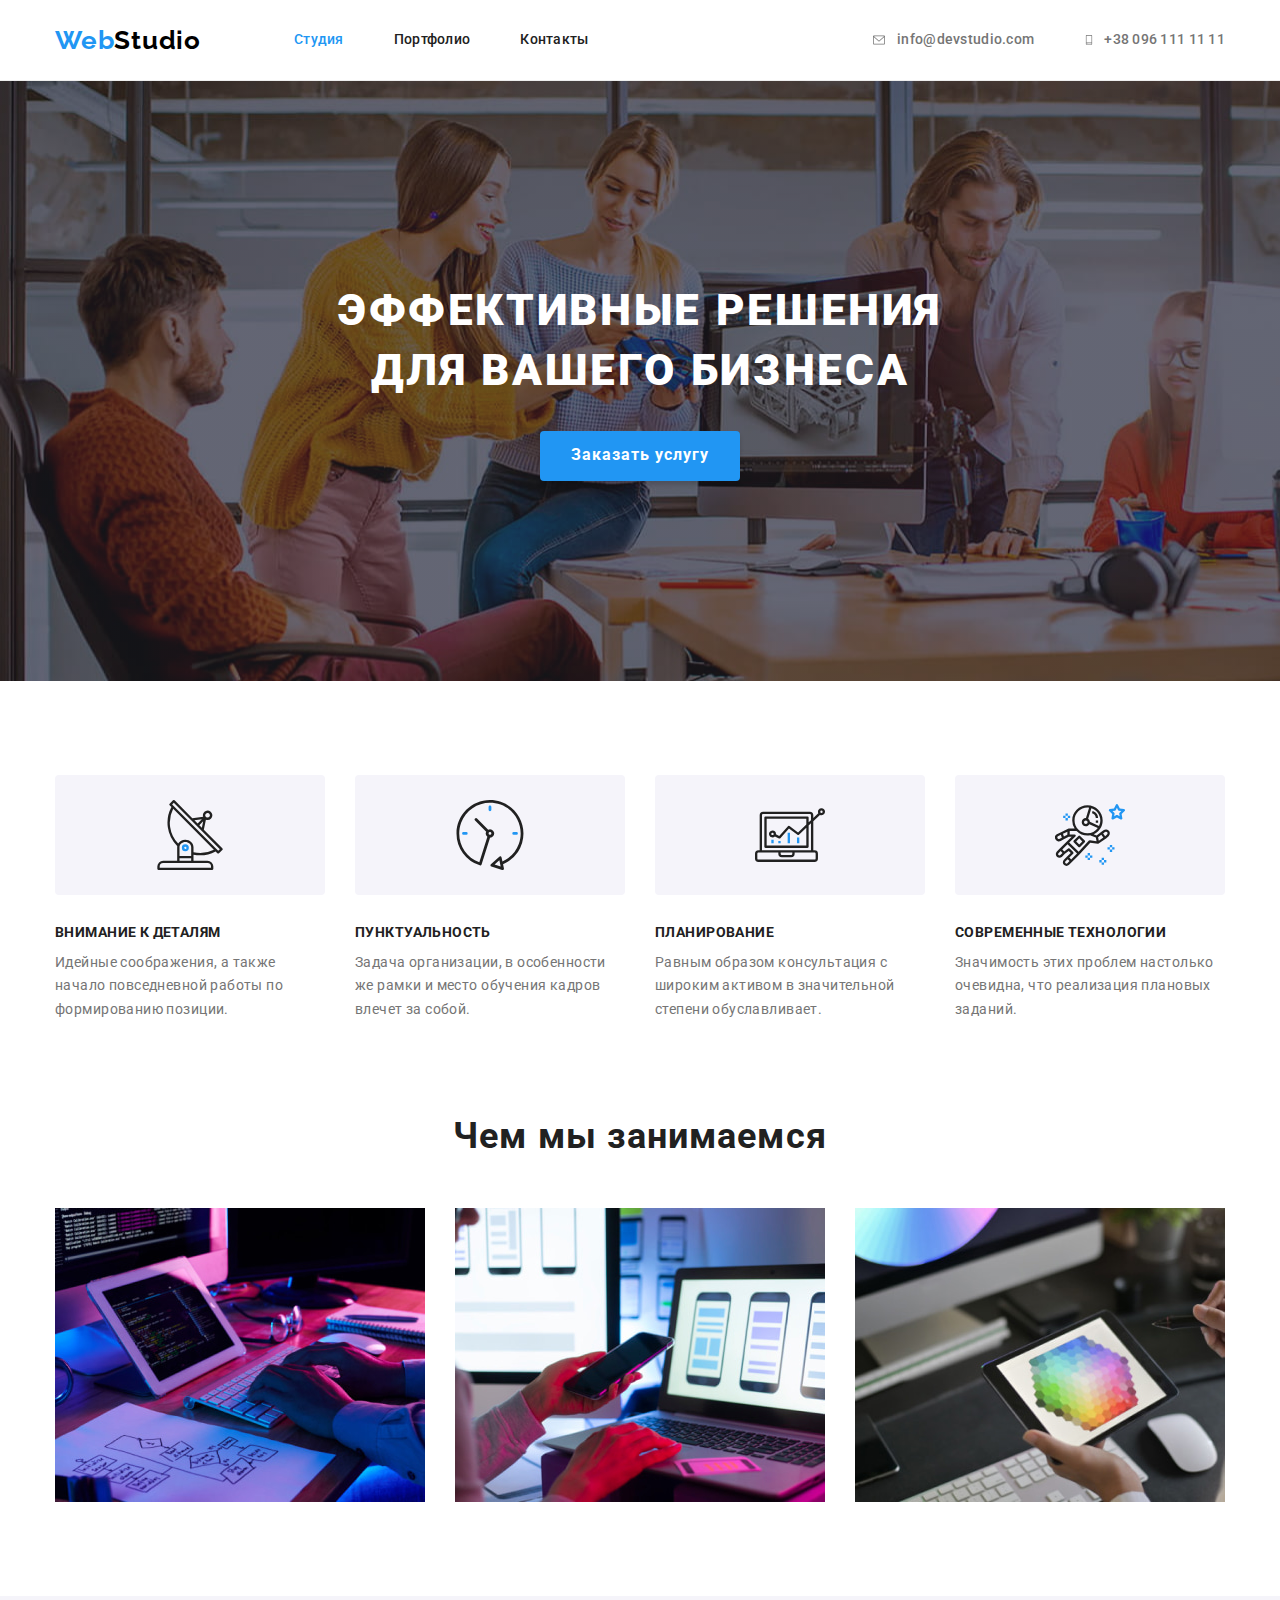
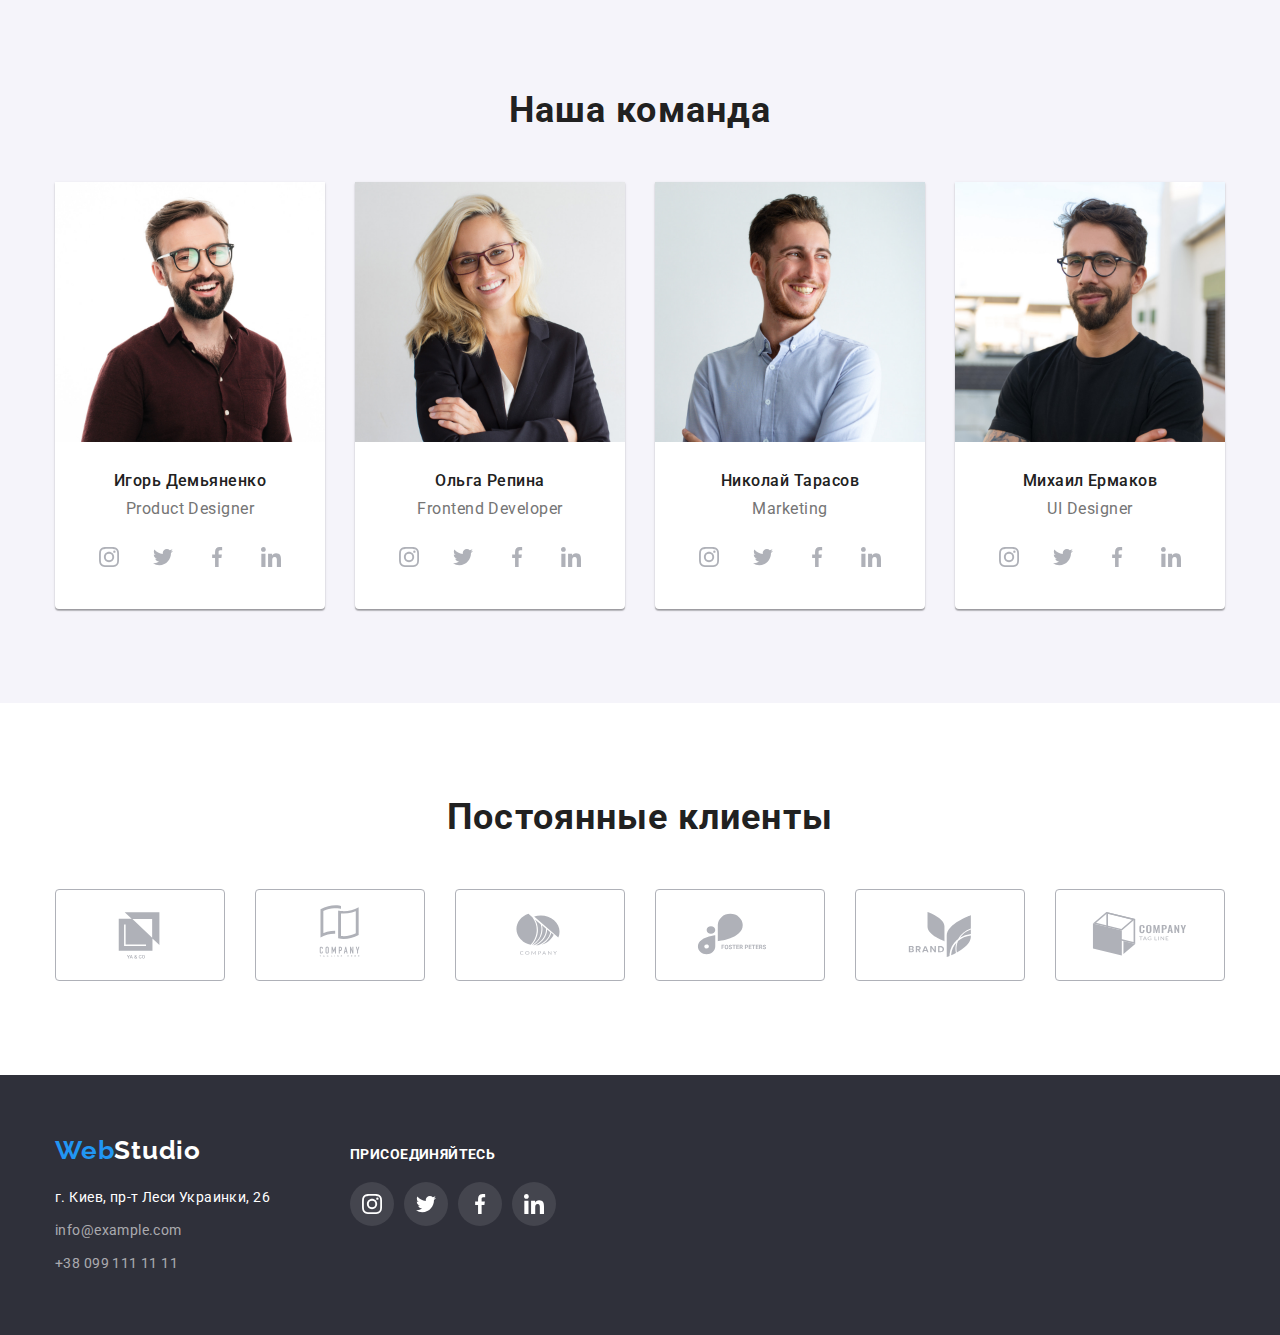
<file: index.html>
<!DOCTYPE html>
<html lang="ru">
  <head>
    <meta charset="UTF-8" />
    <meta http-equiv="X-UA-Compatible" content="IE=edge" />
    <meta name="viewport" content="width=device-width, initial-scale=1.0" />
    <title>Студия</title>
    <link
      href="https://fonts.googleapis.com/css2?family=Raleway:wght@700&family=Roboto:wght@400;500;700;900&display=swap"
      rel="stylesheet"
    />
    <link
      rel="stylesheet"
      href="https://cdn.jsdelivr.net/npm/modern-normalize@1.1.0/modern-normalize.min.css"
    />
    <link rel="stylesheet" href="./css/styles.css" />
  </head>
  <body>
    <!--Шапка сайта-->
    <header class="header">
      <div class="container nav-container">
        <nav class="header-nav">
          <a class="logo" href="./index.html"
            ><span class="logo-web">Web</span>Studio</a
          >
          <ul class="header-list">
            <li class="item">
              <a class="link current" href="./index.html">Студия</a>
            </li>
            <li class="item">
              <a class="link" href="./portfolio.html">Портфолио</a>
            </li>
            <li class="item">
              <a class="link" href="#contacts">Контакты</a>
            </li>
          </ul>
        </nav>
        <ul class="auth-nav-list">
          <li class="item">
            <a
              class="link-mail"
              href="mailto:info@devstudio.com"
              target="_blank"
              rel="noopener noreferrer"
              aria-label="иконка конверта"
            >
              <svg class="mail-icon" width="16" height="12">
                <use href="./images/icons.svg#icon-mail"></use></svg
              >info@devstudio.com</a
            >
          </li>
          <li class="item">
            <a
              class="link-tel"
              href="tel:+380961111111"
              target="_blank"
              rel="noopener noreferrer"
              aria-label="иконка телефона"
            >
              <svg class="tel-icon" width="10" height="16">
                <use href="./images/icons.svg#icon-tel"></use></svg
              >+38 096 111 11 11</a
            >
          </li>
        </ul>
      </div>
    </header>
    <!--Главный контент-->
    <main>
      <section class="hero-section">
        <div class="container">
          <h1 class="hero-title">
            эффективные решения<br />
            для вашего бизнеса
          </h1>
          <button type="button" class="button-hero">Заказать услугу</button>
        </div>
      </section>
      <!--Наши преймущества-->
      <section class="section-benefits">
        <div class="container benefits-item">
          <h2 class="visually-hidden">Список преймуществ</h2>
          <ul class="section-benefits-list">
            <li class="item">
              <div class="benefits-slide">
                <svg class="benefits-icon" width="70" height="70">
                  <use href="./images/icons.svg#icon-benefits-1"></use>
                </svg>
              </div>
              <h3 class="section-benefits-title">внимание к деталям</h3>
              <p class="section-benefits-text">
                Идейные соображения, а также начало повседневной работы по
                формированию позиции.
              </p>
            </li>
            <li class="item">
              <div class="benefits-slide">
                <svg class="benefits-icon" width="70" height="70">
                  <use href="./images/icons.svg#icon-benefits-2"></use>
                </svg>
              </div>
              <h3 class="section-benefits-title">пунктуальность</h3>
              <p class="section-benefits-text">
                Задача организации, в особенности же рамки и место обучения
                кадров влечет за собой.
              </p>
            </li>
            <li class="item">
              <div class="benefits-slide">
                <svg class="benefits-icon" width="70" height="70">
                  <use href="./images/icons.svg#icon-benefits-3"></use>
                </svg>
              </div>
              <h3 class="section-benefits-title">планирование</h3>
              <p class="section-benefits-text">
                Равным образом консультация с широким активом в значительной
                степени обуславливает.
              </p>
            </li>
            <li class="item">
              <div class="benefits-slide">
                <svg class="benefits-icon" width="70" height="70">
                  <use href="./images/icons.svg#icon-benefits-4"></use>
                </svg>
              </div>
              <h3 class="section-benefits-title">современные технологии</h3>
              <p class="section-benefits-text">
                Значимость этих проблем настолько очевидна, что реализация
                плановых заданий.
              </p>
            </li>
          </ul>
        </div>
      </section>
      <!--Чем мы занимаемся-->
      <section class="our-work-section">
        <div class="container">
          <h2 class="our-work-title">Чем мы занимаемся</h2>
          <ul class="our-work-list">
            <li class="item">
              <img
                src="./images/our-work-section/pic-1.jpg"
                alt="програмирует"
                width="370"
                height="294"
              />
            </li>
            <li class="item">
              <img
                src="./images/our-work-section/pic-2.jpg"
                alt="делает логотипы"
                width="370"
                height="294"
              />
            </li>
            <li class="item">
              <img
                src="./images/our-work-section/pic-3.jpg"
                alt="ретуширует"
                width="370"
                height="294"
              />
            </li>
          </ul>
        </div>
      </section>
      <!--Наша команда-->
      <section class="our-team-section">
        <div class="container">
          <h2 class="our-team">Наша команда</h2>
          <ul class="our-team-list">
            <li class="item">
              <img
                class="our-team-list-card"
                src="./images/our-team-section/product-designer.jpg"
                alt="портрет мужчины"
                width="270"
              />
              <div class="media-team">
                <h3 class="our-team-title">Игорь Демьяненко</h3>
                <p class="our-team-text">Product Designer</p>
                <ul class="team-icon-list">
                  <li class="icon-item">
                    <a
                      class="link-team-icon"
                      href=""
                      target="_blank"
                      rel="noopener noreferrer"
                      aria-label="иконка instagramm"
                    >
                      <svg class="icon-team" width="20" height="20">
                        <use href="./images/icons.svg#icon-insta-1"></use>
                      </svg>
                    </a>
                  </li>
                  <li class="icon-item">
                    <a
                      class="link-team-icon"
                      href=""
                      target="_blank"
                      rel="noopener noreferrer"
                      aria-label="иконка twitter"
                    >
                      <svg class="icon-team" width="20" height="20">
                        <use href="./images/icons.svg#icon-twitter-1"></use>
                      </svg>
                    </a>
                  </li>
                  <li class="icon-item">
                    <a
                      class="link-team-icon"
                      href=""
                      target="_blank"
                      rel="noopener noreferrer"
                      aria-label="иконка facebook"
                    >
                      <svg class="icon-team" width="20" height="20">
                        <use href="./images/icons.svg#icon-facebook-1"></use>
                      </svg>
                    </a>
                  </li>
                  <li class="icon-item">
                    <a
                      class="link-team-icon"
                      href=""
                      target="_blank"
                      rel="noopener noreferrer"
                      aria-label="иконка linkedin"
                    >
                      <svg class="icon-team" width="20" height="20">
                        <use href="./images/icons.svg#icon-linkedin-1"></use>
                      </svg>
                    </a>
                  </li>
                </ul>
              </div>
            </li>
            <li class="item">
              <img
                class="our-team-list-card"
                src="./images/our-team-section/front-end-developer.jpg"
                alt="портрет женщины в очках"
                width="270"
                height="260"
              />
              <div class="media-team">
                <h3 class="our-team-title">Ольга Репина</h3>
                <p class="our-team-text">Frontend Developer</p>
                <ul class="team-icon-list">
                  <li class="icon-item">
                    <a
                      class="link-team-icon"
                      href=""
                      target="_blank"
                      rel="noopener noreferrer"
                      aria-label="иконка instagramm"
                    >
                      <svg class="icon-team" width="20" height="20">
                        <use href="./images/icons.svg#icon-insta-1"></use>
                      </svg>
                    </a>
                  </li>
                  <li class="icon-item">
                    <a
                      class="link-team-icon"
                      href=""
                      target="_blank"
                      rel="noopener noreferrer"
                      aria-label="иконка twitter"
                    >
                      <svg class="icon-team" width="20" height="20">
                        <use href="./images/icons.svg#icon-twitter-1"></use>
                      </svg>
                    </a>
                  </li>
                  <li class="icon-item">
                    <a
                      class="link-team-icon"
                      href=""
                      target="_blank"
                      rel="noopener noreferrer"
                      aria-label="иконка facebook"
                    >
                      <svg class="icon-team" width="20" height="20">
                        <use href="./images/icons.svg#icon-facebook-1"></use>
                      </svg>
                    </a>
                  </li>
                  <li class="icon-item">
                    <a
                      class="link-team-icon"
                      href=""
                      target="_blank"
                      rel="noopener noreferrer"
                      aria-label="иконка linkedin"
                    >
                      <svg class="icon-team" width="20" height="20">
                        <use href="./images/icons.svg#icon-linkedin-1"></use>
                      </svg>
                    </a>
                  </li>
                </ul>
              </div>
            </li>
            <li class="item">
              <img
                class="our-team-list-card"
                src="./images/our-team-section/marketing.jpg"
                alt="портрет мужчины"
                width="270"
                height="260"
              />
              <div class="media-team">
                <h3 class="our-team-title">Николай Тарасов</h3>
                <p class="our-team-text">Marketing</p>
                <ul class="team-icon-list">
                  <li class="icon-item">
                    <a
                      class="link-team-icon"
                      href=""
                      target="_blank"
                      rel="noopener noreferrer"
                      aria-label="иконка instagramm"
                    >
                      <svg class="icon-team" width="20" height="20">
                        <use href="./images/icons.svg#icon-insta-1"></use>
                      </svg>
                    </a>
                  </li>
                  <li class="icon-item">
                    <a
                      class="link-team-icon"
                      href=""
                      target="_blank"
                      rel="noopener noreferrer"
                      aria-label="иконка twitter"
                    >
                      <svg class="icon-team" width="20" height="20">
                        <use href="./images/icons.svg#icon-twitter-1"></use>
                      </svg>
                    </a>
                  </li>
                  <li class="icon-item">
                    <a
                      class="link-team-icon"
                      href=""
                      target="_blank"
                      rel="noopener noreferrer"
                      aria-label="иконка facebook"
                    >
                      <svg class="icon-team" width="20" height="20">
                        <use href="./images/icons.svg#icon-facebook-1"></use>
                      </svg>
                    </a>
                  </li>
                  <li class="icon-item">
                    <a
                      class="link-team-icon"
                      href=""
                      target="_blank"
                      rel="noopener noreferrer"
                      aria-label="иконка linkedin"
                    >
                      <svg class="icon-team" width="20" height="20">
                        <use href="./images/icons.svg#icon-linkedin-1"></use>
                      </svg>
                    </a>
                  </li>
                </ul>
              </div>
            </li>
            <li class="item">
              <img
                class="our-team-list-card"
                src="./images/our-team-section/ui-designer.jpg"
                alt="портрет мужчины"
                width="270"
                height="260"
              />
              <div class="media-team">
                <h3 class="our-team-title">Михаил Ермаков</h3>
                <p class="our-team-text">UI Designer</p>
                <ul class="team-icon-list">
                  <li class="icon-item">
                    <a
                      class="link-team-icon"
                      href=""
                      target="_blank"
                      rel="noopener noreferrer"
                      aria-label="иконка instagramm"
                    >
                      <svg class="icon-team" width="20" height="20">
                        <use href="./images/icons.svg#icon-insta-1"></use>
                      </svg>
                    </a>
                  </li>
                  <li class="icon-item">
                    <a
                      class="link-team-icon"
                      href=""
                      target="_blank"
                      rel="noopener noreferrer"
                      aria-label="иконка twitter"
                    >
                      <svg class="icon-team" width="20" height="20">
                        <use href="./images/icons.svg#icon-twitter-1"></use>
                      </svg>
                    </a>
                  </li>
                  <li class="icon-item">
                    <a
                      class="link-team-icon"
                      href=""
                      target="_blank"
                      rel="noopener noreferrer"
                      aria-label="иконка facebook"
                    >
                      <svg class="icon-team" width="20" height="20">
                        <use href="./images/icons.svg#icon-facebook-1"></use>
                      </svg>
                    </a>
                  </li>
                  <li class="icon-item">
                    <a
                      class="link-team-icon"
                      href=""
                      target="_blank"
                      rel="noopener noreferrer"
                      aria-label="иконка linkedin"
                    >
                      <svg class="icon-team" width="20" height="20">
                        <use href="./images/icons.svg#icon-linkedin-1"></use>
                      </svg>
                    </a>
                  </li>
                </ul>
              </div>
            </li>
          </ul>
        </div>
      </section>
      <!--Наши клиенты-->
      <section class="clients-section">
        <div class="container">
          <h2 class="our-team">Постоянные клиенты</h2>
          <ul class="clients-list">
            <li class="item">
              <a
                class="clients-list-link"
                href=""
                target="_blank"
                rel="noopener noreferrer"
                aria-label="иконка компании"
              >
                <svg class="clients-logo" width="170" height="92">
                  <use href="./images/icons.svg#icon-client-1"></use>
                </svg>
              </a>
            </li>
            <li class="item">
              <a
                class="clients-list-link"
                href=""
                target="_blank"
                rel="noopener noreferrer"
                aria-label="иконка компании"
              >
                <svg class="clients-logo">
                  <use href="./images/icons.svg#icon-client-2"></use>
                </svg>
              </a>
            </li>
            <li class="item">
              <a
                class="clients-list-link"
                href=""
                target="_blank"
                rel="noopener noreferrer"
                aria-label="иконка компании"
              >
                <svg class="clients-logo">
                  <use href="./images/icons.svg#icon-client-3"></use>
                </svg>
              </a>
            </li>
            <li class="item">
              <a
                class="clients-list-link"
                href=""
                target="_blank"
                rel="noopener noreferrer"
                aria-label="иконка компании"
              >
                <svg class="clients-logo">
                  <use href="./images/icons.svg#icon-client-4"></use>
                </svg>
              </a>
            </li>
            <li class="item">
              <a
                class="clients-list-link"
                href=""
                target="_blank"
                rel="noopener noreferrer"
                aria-label="иконка компании"
              >
                <svg class="clients-logo">
                  <use href="./images/icons.svg#icon-client-5"></use>
                </svg>
              </a>
            </li>
            <li class="item">
              <a
                class="clients-list-link"
                href=""
                target="_blank"
                rel="noopener noreferrer"
                aria-label="иконка компании"
              >
                <svg class="clients-logo">
                  <use href="./images/icons.svg#icon-client-6"></use>
                </svg>
              </a>
            </li>
          </ul>
        </div>
      </section>
    </main>
    <!--Подвал-->
    <footer class="footer" id="contacts">
      <div class="container footer-web">
        <div class="footer-collums">
          <a href="./index.html" class="logo-footer"
            ><span class="logo-web">Web</span>Studio</a
          >
          <address class="adress-footer">
            <ul class="footer-list">
              <li class="item">
                <a class="footer-adress" href="#"
                  >г. Киев, пр-т Леси Украинки, 26</a
                >
              </li>
              <li class="item">
                <a class="footer-contacts" href="mailto:info@example.com"
                  >info@example.com</a
                >
              </li>
              <li class="item">
                <a class="footer-contacts" href="tel:+380991111111"
                  >+38 099 111 11 11</a
                >
              </li>
            </ul>
          </address>
        </div>
        <div>
          <h2 class="footer-invite">присоединяйтесь</h2>
          <ul class="footer-web">
            <li class="item">
              <a
                class="footer-icon-font"
                href=""
                target="_blank"
                rel="noopener noreferrer"
                aria-label="иконка instagramm"
              >
                <svg class="footer-icon" width="20" height="20">
                  <use href="./images/icons.svg#icon-insta-2"></use>
                </svg>
              </a>
            </li>
            <li class="item">
              <a
                class="footer-icon-font"
                href=""
                target="_blank"
                rel="noopener noreferrer"
                aria-label="иконка twitter"
              >
                <svg class="footer-icon" width="20" height="20">
                  <use href="./images/icons.svg#icon-twitter-2"></use>
                </svg>
              </a>
            </li>
            <li class="item">
              <a
                class="footer-icon-font"
                href=""
                target="_blank"
                rel="noopener noreferrer"
                aria-label="иконка facebook"
              >
                <svg class="footer-icon" width="20" height="20">
                  <use href="./images/icons.svg#icon-facebook-2"></use>
                </svg>
              </a>
            </li>
            <li class="item">
              <a
                class="footer-icon-font"
                href=""
                target="_blank"
                rel="noopener noreferrer"
                aria-label="иконка linkedin"
              >
                <svg class="footer-icon" width="20" height="20">
                  <use href="./images/icons.svg#icon-linkedin-2"></use>
                </svg>
              </a>
            </li>
          </ul>
        </div>
      </div>
    </footer>
  </body>
</html>
</file>
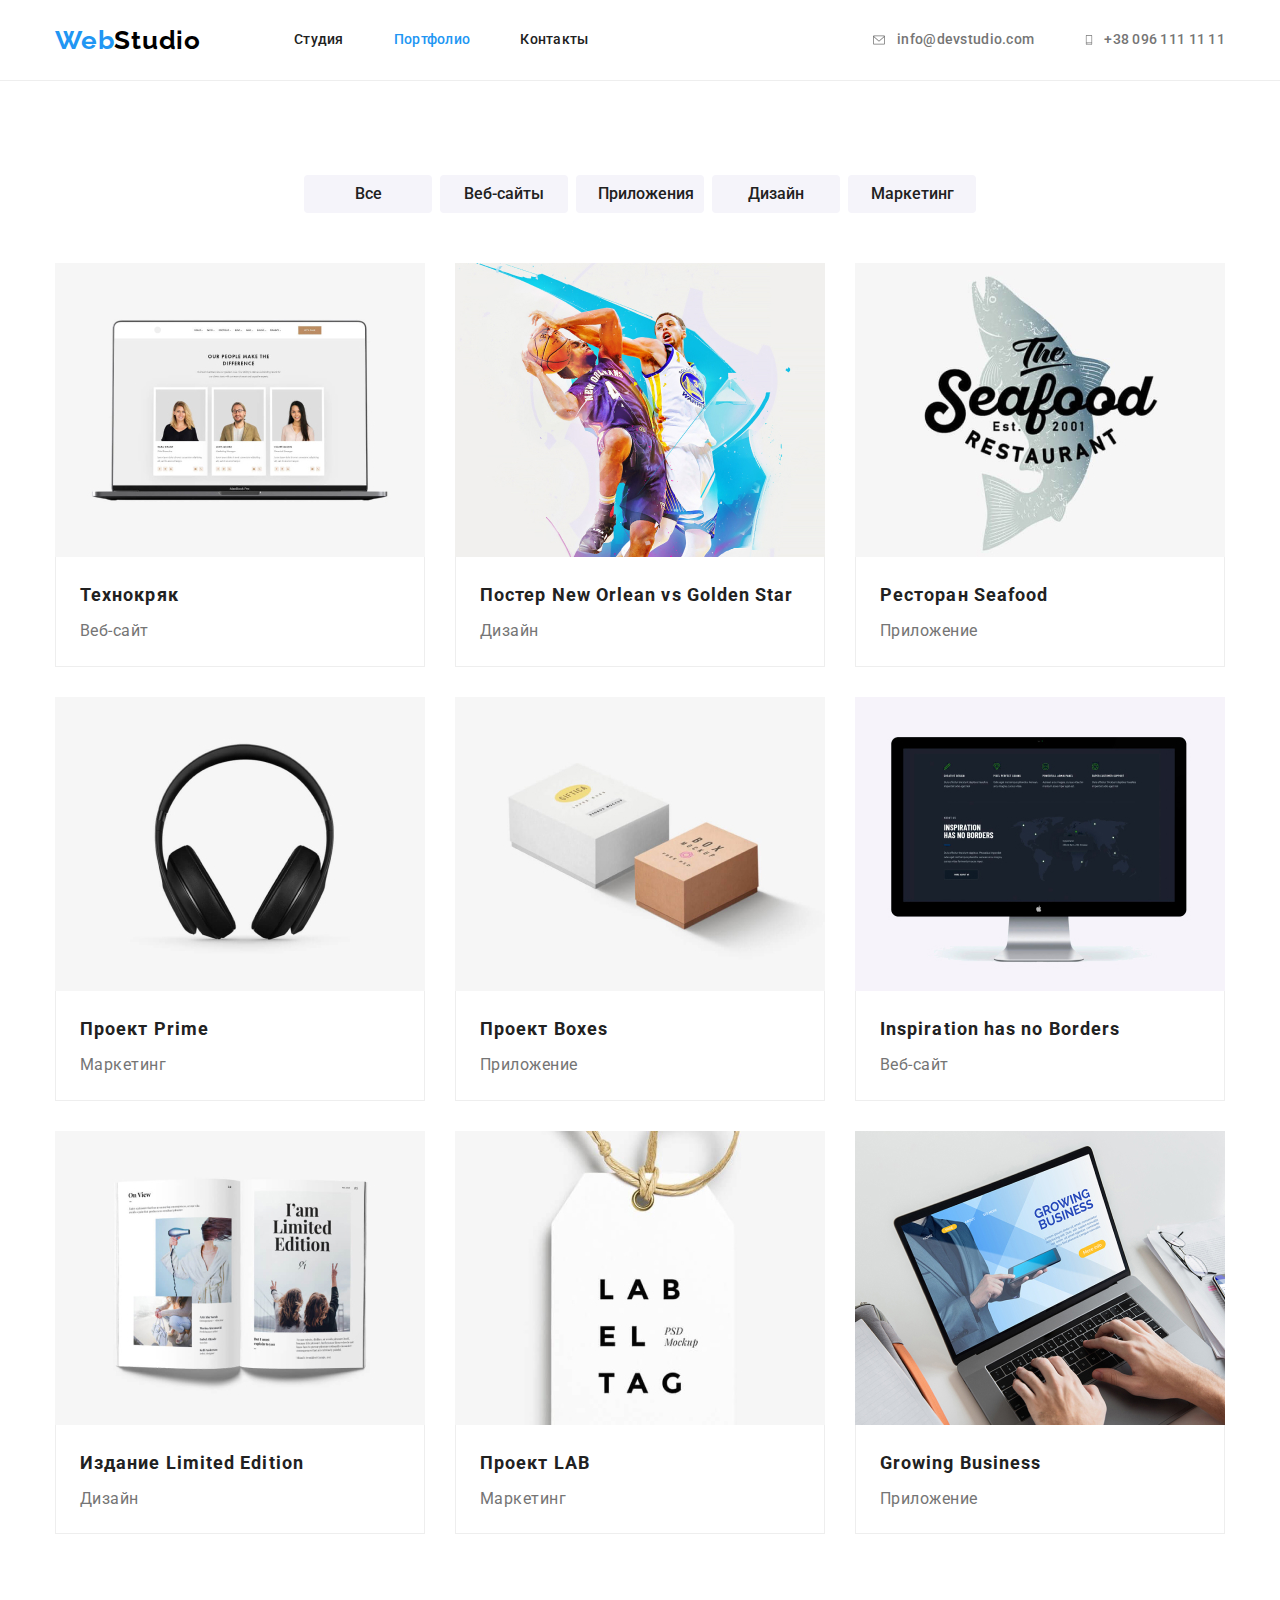
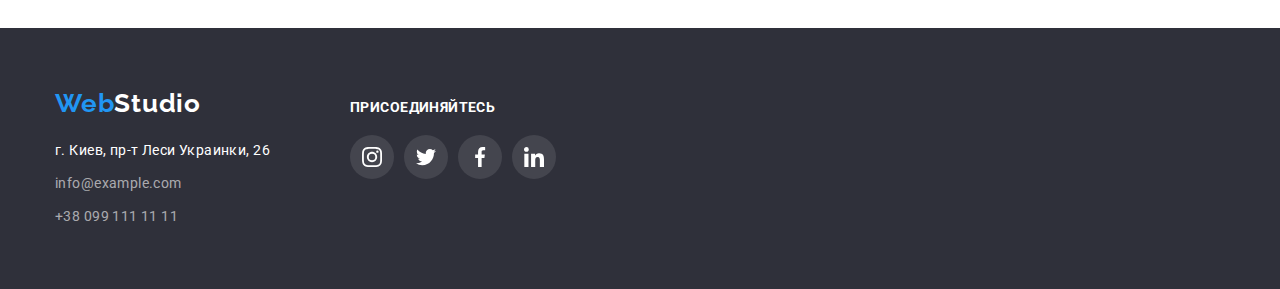
<file: portfolio.html>
<!DOCTYPE html>
<html lang="ru">
  <head>
    <meta charset="UTF-8" />
    <meta http-equiv="X-UA-Compatible" content="IE=edge" />
    <meta name="viewport" content="width=device-width, initial-scale=1.0" />
    <title>Портфолио</title>
    <link
      href="https://fonts.googleapis.com/css2?family=Raleway:wght@700&family=Roboto:wght@400;500;700;900&display=swap"
      rel="stylesheet"
    />
    <link
      rel="stylesheet"
      href="https://cdn.jsdelivr.net/npm/modern-normalize@1.1.0/modern-normalize.min.css"
    />
    <link rel="stylesheet" href="./css/styles.css" />
  </head>
  <body>
    <!--Шапка сайта-->
    <header class="header">
      <div class="container nav-container">
        <nav class="header-nav">
          <a class="logo" href="./index.html"
            ><span class="logo-web">Web</span>Studio</a
          >
          <ul class="header-list">
            <li class="item">
              <a class="link" href="./index.html">Студия</a>
            </li>
            <li class="item">
              <a class="link current" href="./portfolio.html">Портфолио</a>
            </li>
            <li class="item">
              <a class="link" href="#contacts">Контакты</a>
            </li>
          </ul>
        </nav>
        <ul class="auth-nav-list">
          <li class="item">
            <a
              class="link-mail"
              href="mailto:info@devstudio.com"
              target="_blank"
              rel="noopener noreferrer"
              aria-label="иконка конверта"
            >
              <svg class="mail-icon" width="16" height="12">
                <use href="./images/icons.svg#icon-mail"></use></svg
              >info@devstudio.com</a
            >
          </li>
          <li class="item">
            <a
              class="link-tel"
              href="tel:+380961111111"
              target="_blank"
              rel="noopener noreferrer"
              aria-label="иконка телефона"
            >
              <svg class="tel-icon" width="10" height="16">
                <use href="./images/icons.svg#icon-tel"></use></svg
              >+38 096 111 11 11</a
            >
          </li>
        </ul>
      </div>
    </header>
    <!--Портфолио кнопки-->
    <main>
      <section class="portfolio-section">
        <div class="container">
          <h1 class="visually-hidden">Our portfolio</h1>
          <ul class="portfolio-buttons-list">
            <li class="item">
              <button type="button" class="portfolio-button">Все</button>
            </li>
            <li class="item">
              <button type="button" class="portfolio-button">Веб-сайты</button>
            </li>
            <li class="item">
              <button type="button" class="portfolio-button">Приложения</button>
            </li>
            <li class="item">
              <button type="button" class="portfolio-button">Дизайн</button>
            </li>
            <li class="item">
              <button type="button" class="portfolio-button">Маркетинг</button>
            </li>
          </ul>
          <ul class="portfolio-section-list">
            <li class="item">
              <a class="card-link" href="">
                <img
                  src="./images/portfolio-section/project-1.jpg"
                  alt="картинка сайта"
                  width="370"
                />
                <div class="card-container">
                  <h2 class="portfolio-title">Технокряк</h2>
                  <p class="portfolio-text">Веб-сайт</p>
                </div>
              </a>
            </li>
            <li class="item">
              <a class="card-link" href="">
                <img
                  src="./images/portfolio-section/project-2.jpg"
                  alt="два человека играют в баскетбол"
                  width="370"
                />
                <div class="card-container">
                  <h2 class="portfolio-title">
                    Постер New Orlean vs Golden Star
                  </h2>
                  <p class="portfolio-text">Дизайн</p>
                </div>
              </a>
            </li>
            <li class="item">
              <a class="card-link" href="">
                <img
                  src="./images/portfolio-section/project-3.jpg"
                  alt="логотип приложения"
                  width="370"
                />
                <div class="card-container">
                  <h2 class="portfolio-title">Ресторан Seafood</h2>
                  <p class="portfolio-text">Приложение</p>
                </div>
              </a>
            </li>
            <li class="item">
              <a class="card-link" href="">
                <img
                  src="./images/portfolio-section/project-4.jpg"
                  alt="картинка наушников"
                  width="370"
                />
                <div class="card-container">
                  <h2 class="portfolio-title">Проект Prime</h2>
                  <p class="portfolio-text">Маркетинг</p>
                </div>
              </a>
            </li>
            <li class="item">
              <a class="card-link" href="">
                <img
                  src="./images/portfolio-section/project-5.jpg"
                  alt="картинка с коробками"
                  width="370"
                />
                <div class="card-container">
                  <h2 class="portfolio-title">Проект Boxes</h2>
                  <p class="portfolio-text">Приложение</p>
                </div>
              </a>
            </li>
            <li class="item">
              <a class="card-link" href="">
                <img
                  src="./images/portfolio-section/project-6.jpg"
                  alt="картинка с компьютероми"
                  width="370"
                />
                <div class="card-container">
                  <h2 class="portfolio-title">Inspiration has no Borders</h2>
                  <p class="portfolio-text">Веб-сайт</p>
                </div>
              </a>
            </li>
            <li class="item">
              <a class="card-link" href="">
                <img
                  src="./images/portfolio-section/project-7.jpg"
                  alt="картинка с книжкой"
                  width="370"
                />
                <div class="card-container">
                  <h2 class="portfolio-title">Издание Limited Edition</h2>
                  <p class="portfolio-text">Дизайн</p>
                </div>
              </a>
            </li>
            <li class="item">
              <a class="card-link" href="">
                <img
                  src="./images/portfolio-section/project-8.jpg"
                  alt="картинка с биркой"
                  width="370"
                />
                <div class="card-container">
                  <h2 class="portfolio-title">Проект LAB</h2>
                  <p class="portfolio-text">Маркетинг</p>
                </div>
              </a>
            </li>
            <li class="item">
              <a class="card-link" href="">
                <img
                  src="./images/portfolio-section/project-9.jpg"
                  alt="картинка с ноутбуком"
                  width="370"
                />
                <div class="card-container">
                  <h2 class="portfolio-title">Growing Business</h2>
                  <p class="portfolio-text">Приложение</p>
                </div>
              </a>
            </li>
          </ul>
        </div>
      </section>
    </main>
    <!--Подвал-->
    <footer class="footer" id="contacts">
      <div class="container footer-web">
        <div class="footer-collums">
          <a href="./index.html" class="logo-footer"
            ><span class="logo-web">Web</span>Studio</a
          >
          <address class="adress-footer">
            <ul class="footer-list">
              <li class="item">
                <a class="footer-adress" href="#"
                  >г. Киев, пр-т Леси Украинки, 26</a
                >
              </li>
              <li class="item">
                <a class="footer-contacts" href="mailto:info@example.com"
                  >info@example.com</a
                >
              </li>
              <li class="item">
                <a class="footer-contacts" href="tel:+380991111111"
                  >+38 099 111 11 11</a
                >
              </li>
            </ul>
          </address>
        </div>
        <div>
          <h2 class="footer-invite">присоединяйтесь</h2>
          <ul class="footer-web">
            <li class="item">
              <a
                class="footer-icon-font"
                href=""
                target="_blank"
                rel="noopener noreferrer"
                aria-label="иконка instagramm"
              >
                <svg class="footer-icon" width="20" height="20">
                  <use href="./images/icons.svg#icon-insta-2"></use>
                </svg>
              </a>
            </li>
            <li class="item">
              <a
                class="footer-icon-font"
                href=""
                target="_blank"
                rel="noopener noreferrer"
                aria-label="иконка twitter"
              >
                <svg class="footer-icon" width="20" height="20">
                  <use href="./images/icons.svg#icon-twitter-2"></use>
                </svg>
              </a>
            </li>
            <li class="item">
              <a
                class="footer-icon-font"
                href=""
                target="_blank"
                rel="noopener noreferrer"
                aria-label="иконка facebook"
              >
                <svg class="footer-icon" width="20" height="20">
                  <use href="./images/icons.svg#icon-facebook-2"></use>
                </svg>
              </a>
            </li>
            <li class="item">
              <a
                class="footer-icon-font"
                href=""
                target="_blank"
                rel="noopener noreferrer"
                aria-label="иконка linkedin"
              >
                <svg class="footer-icon" width="20" height="20">
                  <use href="./images/icons.svg#icon-linkedin-2"></use>
                </svg>
              </a>
            </li>
          </ul>
        </div>
      </div>
    </footer>
  </body>
</html>
</file>
<file: css/styles.css>
*,
*::before,
*::after {
  box-sizing: border-box;
}
body {
  background-color: #ffffff;
  font-family: "Roboto", Tahoma, sans-serif;
}
:root {
  --header-color: #ffffff;

  --hero-title-color: #ffffff;

  --main-text-title-color: #212121;

  --second-text-title-color: #757575;

  --hover-buton-color: #2196f3;

  --logo-color: #000000;

  --button-portfolio-colour: #f5f4fa;

  --icons--team-color: #afb1b8;
}
a {
  text-decoration: none;
}
ul,
ol {
  padding: 0;
  list-style: none;
  margin: 0;
}
p,
h1,
h2,
h3,
h4 {
  padding: 0;
  margin: 0;
}
img {
  display: block;
  max-height: 100%;
  height: auto;
}

.container {
  margin-left: auto;
  margin-right: auto;
  padding-left: 15px;
  padding-right: 15px;
  width: 1200px;
  /* outline: 2px solid tomato; */
}

/* ---------------------------------ШАПКА САЙТА----------------------------------- */
.header {
  border-bottom: 1px solid #eeeeee;

  /* outline: 2px solid tomato; */
}
.nav-container {
  display: flex;
  align-items: center;
}
.header-nav {
  display: flex;
  align-items: center;
}
.header-list {
  display: flex;
}
.header-list .item {
  margin-right: 50px;
}
.header-list .item:last-child {
  margin-right: 0px;
}
.header-list .link {
  display: block;
  padding-top: 32px;
  padding-bottom: 32px;
}
.logo {
  margin-right: 93px;
  font-family: Raleway;
  font-style: normal;
  font-weight: bold;
  font-size: 26px;
  line-height: 1.19;
  letter-spacing: 0.03em;
  color: var(--logo-color);
}
.logo-web {
  font-family: Raleway;
  font-style: normal;
  font-weight: bold;
  font-size: 26px;
  line-height: 1.19;
  letter-spacing: 0.03em;
  color: var(--hover-buton-color);
}
.link {
  font-style: normal;
  font-weight: 500;
  font-size: 14px;
  line-height: 1.14;
  letter-spacing: 0.02em;
  color: var(--main-text-title-color);
}
.header-list .link:hover,
.header-list .link:focus {
  color: var(--hover-buton-color);
}
.header-list .link.current {
  color: #2196f3;
}
.auth-nav-list {
  display: flex;
  margin-left: auto;
}
.link-mail {
  display: flex;
  padding: 32px 0;
  align-items: center;
}
.link-tel {
  display: flex;
  padding: 32px 0;
  align-items: center;
}

.auth-nav-list .item {
  margin-right: 50px;
}
.auth-nav-list .item:last-child {
  margin-right: 0px;
}
.mail-icon {
  margin-right: 10px;
  fill: var(--second-text-title-color);
}
.tel-icon {
  margin-right: 10px;
  fill: var(--second-text-title-color);
}

.link-mail,
.link-tel {
  font-style: normal;
  font-weight: 500;
  font-size: 14px;
  line-height: 1.14;
  letter-spacing: 0.02em;
  color: var(--second-text-title-color);
}
.link-mail:hover .mail-icon,
.link-mail:focus .mail-icon {
  fill: var(--hover-buton-color);
}
.link-mail:hover,
.link-mail:focus {
  color: var(--hover-buton-color);
}
.link-tel:hover .tel-icon,
.link-tel:focus .tel-icon {
  fill: var(--hover-buton-color);
}
.link-tel:hover,
.link-tel:focus {
  color: var(--hover-buton-color);
}

/* ---------------------------------ГЛАВНЫЙ КОНТЕНТ----------------------------------- */

.hero-section {
  max-width: 1600px;
  margin-left: auto;
  margin-right: auto;
  padding-top: 200px;
  padding-bottom: 200px;
  text-align: center;

  background-image: linear-gradient(
      rgba(47, 48, 58, 0.4),
      rgba(47, 48, 58, 0.4)
    ),
    url(../images/hero/hero-background.jpg);
  background-color: #2f303a;
}
.hero-title {
  margin: 0 0 30px 0;
  font-style: normal;
  font-weight: 900;
  font-size: 44px;
  line-height: 1.36;
  text-align: center;
  letter-spacing: 0.06em;
  text-transform: uppercase;
  color: var(--hero-title-color);
}

.button-hero {
  font-family: inherit;
  font-style: normal;
  font-weight: 700;
  font-size: 16px;
  line-height: 1.8;
  letter-spacing: 0.06em;
  cursor: pointer;
  width: 200px;
  height: 50px;
  border: 0;
  box-shadow: 0px 4px 4px rgba(0, 0, 0, 0.15);
  border-radius: 4px;
  color: var(--header-color);
  background-color: #2196f3;
}
.button-hero:hover,
.button-hero:focus {
  background: #188ce8;
  box-shadow: 0px 4px 4px rgba(0, 0, 0, 0.15);
  border-radius: 4px;
}
.visually-hidden {
  position: absolute;
  white-space: nowrap;
  width: 1px;
  height: 1px;
  overflow: hidden;
  border: 0;
  padding: 0;
  clip: rect(0 0 0 0);
  clip-path: inset(50%);
  margin: -1px;
}
.section-benefits {
  padding-top: 94px;
  padding-bottom: 94px;
  /* outline: 2px solid tomato; */
}
.benefits-item {
  display: flex;
}
.section-benefits-list {
  display: flex;
}
.section-benefits-list .item {
  width: 270px;
  margin-right: 30px;
}
.section-benefits-list .item:last-child {
  margin-right: 0;
}
.benefits-slide {
  display: flex;
  align-items: center;
  justify-content: center;
  margin-bottom: 30px;
  width: 270px;
  height: 120px;
  border-radius: 4px;
  background-color: var(--button-portfolio-colour);
}
.benefits-icon {
  width: 70px;
  height: 70px;
}

.section-benefits-title {
  margin-bottom: 10px;
  font-style: normal;
  font-weight: 700;
  font-size: 14px;
  line-height: 1.14;
  letter-spacing: 0.03em;
  text-transform: uppercase;
  color: var(--main-text-title-color);
}
.sectiom-benefits {
  background-color: #e5e5e5;
}
.section-benefits-text {
  font-size: 14px;
  line-height: 1.7;
  letter-spacing: 0.03em;
  color: var(--second-text-title-color);
}
.our-work-section {
  padding-bottom: 94px;
}
.our-work-list {
  display: flex;
}
.our-work-list .item {
  margin-right: 30px;
}
.our-work-list .item:last-child {
  margin-right: 0;
}

.our-work-title {
  margin-bottom: 50px;
  text-align: center;
  font-style: normal;
  font-weight: 700;
  font-size: 36px;
  line-height: 1.16;
  text-align: center;
  letter-spacing: 0.03em;
  color: var(--main-text-title-color);
}
/* ---------------------------------НАША КОМАНДА----------------------------------- */
.our-team-section {
  padding-top: 94px;
  padding-bottom: 94px;
  background-color: #f5f4fa;

  /* outline: 2px solid tomato; */
}
.our-team {
  margin-bottom: 50px;
  text-align: center;
  font-style: normal;
  font-weight: 700;
  font-size: 36px;
  line-height: 1.16;
  letter-spacing: 0.03em;
  color: var(--main-text-title-color);
}
.our-team-list {
  display: flex;
}

.our-team-list .item {
  margin-right: 30px;
  text-align: center;
  background-color: var(--hero-title-color);
  box-shadow: 0px 1px 3px rgba(0, 0, 0, 0.12), 0px 1px 1px rgba(0, 0, 0, 0.14),
    0px 2px 1px rgba(0, 0, 0, 0.2);
  border-radius: 0px 0px 4px 4px;
}
.our-team-list .item:last-child {
  margin-right: 0;
}

.our-team-title {
  margin-bottom: 10px;
  font-style: normal;
  font-weight: 500;
  font-size: 16px;
  line-height: 1.18;
  letter-spacing: 0.03em;
  color: var(--main-text-title-color);
}
.our-team-text {
  margin-bottom: 16px;
  font-size: 16px;
  line-height: 1.18;
  letter-spacing: 0.03em;
  color: var(--second-text-title-color);
}

.media-team {
  padding: 30px 15px 30px 15px;
  margin: 0;
}

.link-team-icon:hover {
  background-color: var(--hover-buton-color);
}
.team-icon-list {
  display: flex;
  justify-content: center;
  align-items: center;

  /* outline: 1px solid tomato; */
}
.link-team-icon {
  display: flex;
  align-items: center;
  justify-content: center;
  width: 44px;
  height: 44px;
  background-color: var(--hero-title-color);
  border-radius: 50%;
}
.link-team-icon:hover {
  background-color: var(--hover-buton-color);
}
.icon-item {
  display: flex;
  align-items: center;
  justify-content: center;
  width: 44px;
  height: 44px;
  margin-right: 10px;
}
.icon-item:last-child {
  margin-right: 0;
}
.icon-item:hover .icon-team,
.icon-item:focus .icon-team {
  fill: var(--header-color);
}
/* .icon-item:hover {
  background-color: var(--hover-buton-color);
} */
.icon-item:last-child {
  margin-right: 0;
}
.icon-team {
  display: block;
  fill: var(--icons--team-color);
}
/* ---------------------------------НАШИ КЛИЕНТЫ----------------------------------- */

.clients-section {
  padding-bottom: 94px;
  padding-top: 94px;
  padding-left: 0;
  padding-right: 0;
  background-color: var(--header-color);
}
.clients-list {
  display: flex;
  align-items: center;
}
.clients-list .item {
  display: flex;
  align-items: center;
  justify-content: center;
  margin-right: 30px;
}
.clients-list .item:last-child {
  margin-right: 0px;
}

.clients-list-link {
  display: flex;
  align-items: center;
  justify-content: center;

  width: 170px;
  height: 92px;
  border: 1px solid #afb1b8;
  box-sizing: border-box;
  border-radius: 4px;
}
.clients-list-link:hover .clients-logo,
.clients-list-link:focus .clients-logo {
  fill: var(--hover-buton-color);
}
.clients-list-link:hover,
.clients-list-link:focus {
  border: 1px solid var(--hover-buton-color);
}

.clients-logo {
  display: block;
  width: 106px;
  height: 60px;
  fill: #afb1b8;
}

/* ---------------------------------СТРАНИЦА ПОРТФОЛИО----------------------------------- */

.portfolio-section {
  padding-top: 94px;
  padding-bottom: 94px;
}
.portfolio-buttons-list {
  display: flex;
  justify-content: center;
  margin-bottom: 50px;
}
.portfolio-buttons-list .item {
  margin-right: 8px;
}
.portfolio-buttons-list .item:last-child {
  margin-right: 0;
}

.card-link:hover,
.card-link:focus {
  box-shadow: 0px 1px 1px rgba(0, 0, 0, 0.12), 0px 4px 4px rgba(0, 0, 0, 0.06),
    1px 4px 6px rgba(0, 0, 0, 0.16);
}

.card-link {
  display: block;
}
.portfolio-button {
  padding: 6px 22px 6px 22px;
  font-family: inherit;
  font-style: normal;
  font-weight: 500;
  font-size: 16px;
  line-height: 1.6;
  width: 128px;
  height: 38px;
  border: 0px;
  border-radius: 4px;
  cursor: pointer;
  background-color: var(--button-portfolio-colour);
  color: var(--main-text-title-color);
}
.portfolio-button:hover,
.portfolio-button:focus {
  background-color: #2196f3;
  color: #ffffff;
  box-shadow: 0px 3px 1px rgba(0, 0, 0, 0.1), 0px 1px 2px rgba(0, 0, 0, 0.08),
    0px 2px 2px rgba(0, 0, 0, 0.12);
  border-radius: 4px;
}

.portfolio-section-list {
  display: flex;
  flex-wrap: wrap;
  flex-direction: row;
}
.portfolio-section-list .item {
  margin-right: 30px;
  margin-bottom: 30px;
  /* outline: 1px solid tomato; */
}
.portfolio-section-list .item:nth-child(3n) {
  margin-right: 0;
}
.portfolio-section-list .item:nth-last-child(-n + 3) {
  margin-bottom: 0;
}

.portfolio-title {
  margin-bottom: 4px;
  font-style: normal;
  font-weight: 700;
  font-size: 18px;
  line-height: 2;
  letter-spacing: 0.06em;
  color: var(--main-text-title-color);
}
.portfolio-text {
  font-size: 16px;
  line-height: 1.8;
  letter-spacing: 0.03em;
  color: var(--second-text-title-color);
}
.card-container {
  padding: 20px 24px;
  border-bottom: 1px solid #eeeeee;
  border-left: 1px solid #eeeeee;
  border-right: 1px solid #eeeeee;
}

/* ---------------------------------ПОДВАЛ----------------------------------- */
.footer {
  padding-bottom: 60px;
  padding-top: 60px;
  background-color: #2f303a;
}
.logo-footer {
  display: block;
  margin-bottom: 20px;
  font-family: Raleway;
  font-style: normal;
  font-weight: bold;
  font-size: 26px;
  line-height: 1.19;
  letter-spacing: 0.03em;
  color: var(--header-color);
}
.footer-adress {
  font-style: normal;
  font-weight: 400;
  font-size: 14px;
  line-height: 1.7;
  letter-spacing: 0.03em;
  color: var(--header-color);
}
.footer-contacts {
  font-style: normal;
  font-weight: 400;
  font-size: 14px;
  line-height: 1.7;
  letter-spacing: 0.03em;
  color: rgba(255, 255, 255, 0.6);
}
.footer-adress:hover,
.footer-contacts:hover {
  color: #2196f3;
}

.footer-list {
  margin: 0;
}
.footer-list .item {
  margin-bottom: 9px;
}
.footer-list .item:last-child {
  margin-bottom: 0px;
}
.footer-web {
  display: flex;
  align-items: baseline;
}
.footer-web .item {
  margin-right: 10px;
}
.footer-web .item:last-child {
  margin-right: 0;
}
.footer-collums {
  margin-right: 70px;
}
.footer-invite {
  margin-bottom: 20px;
  font-style: normal;
  font-weight: 700;
  font-size: 14px;
  line-height: 16px;
  letter-spacing: 0.03em;
  text-transform: uppercase;
  color: var(--header-color);
}
.footer-icon-font {
  display: flex;
  align-items: center;
  justify-content: center;
  width: 44px;
  height: 44px;
  border-radius: 50%;
  background-color: rgba(255, 255, 255, 0.1);
}
.footer-icon-font:hover,
.footer-icon-font:focus {
  background-color: var(--hover-buton-color);
}

.footer-icon {
  display: block;
  fill: var(--header-color);
}
</file>
